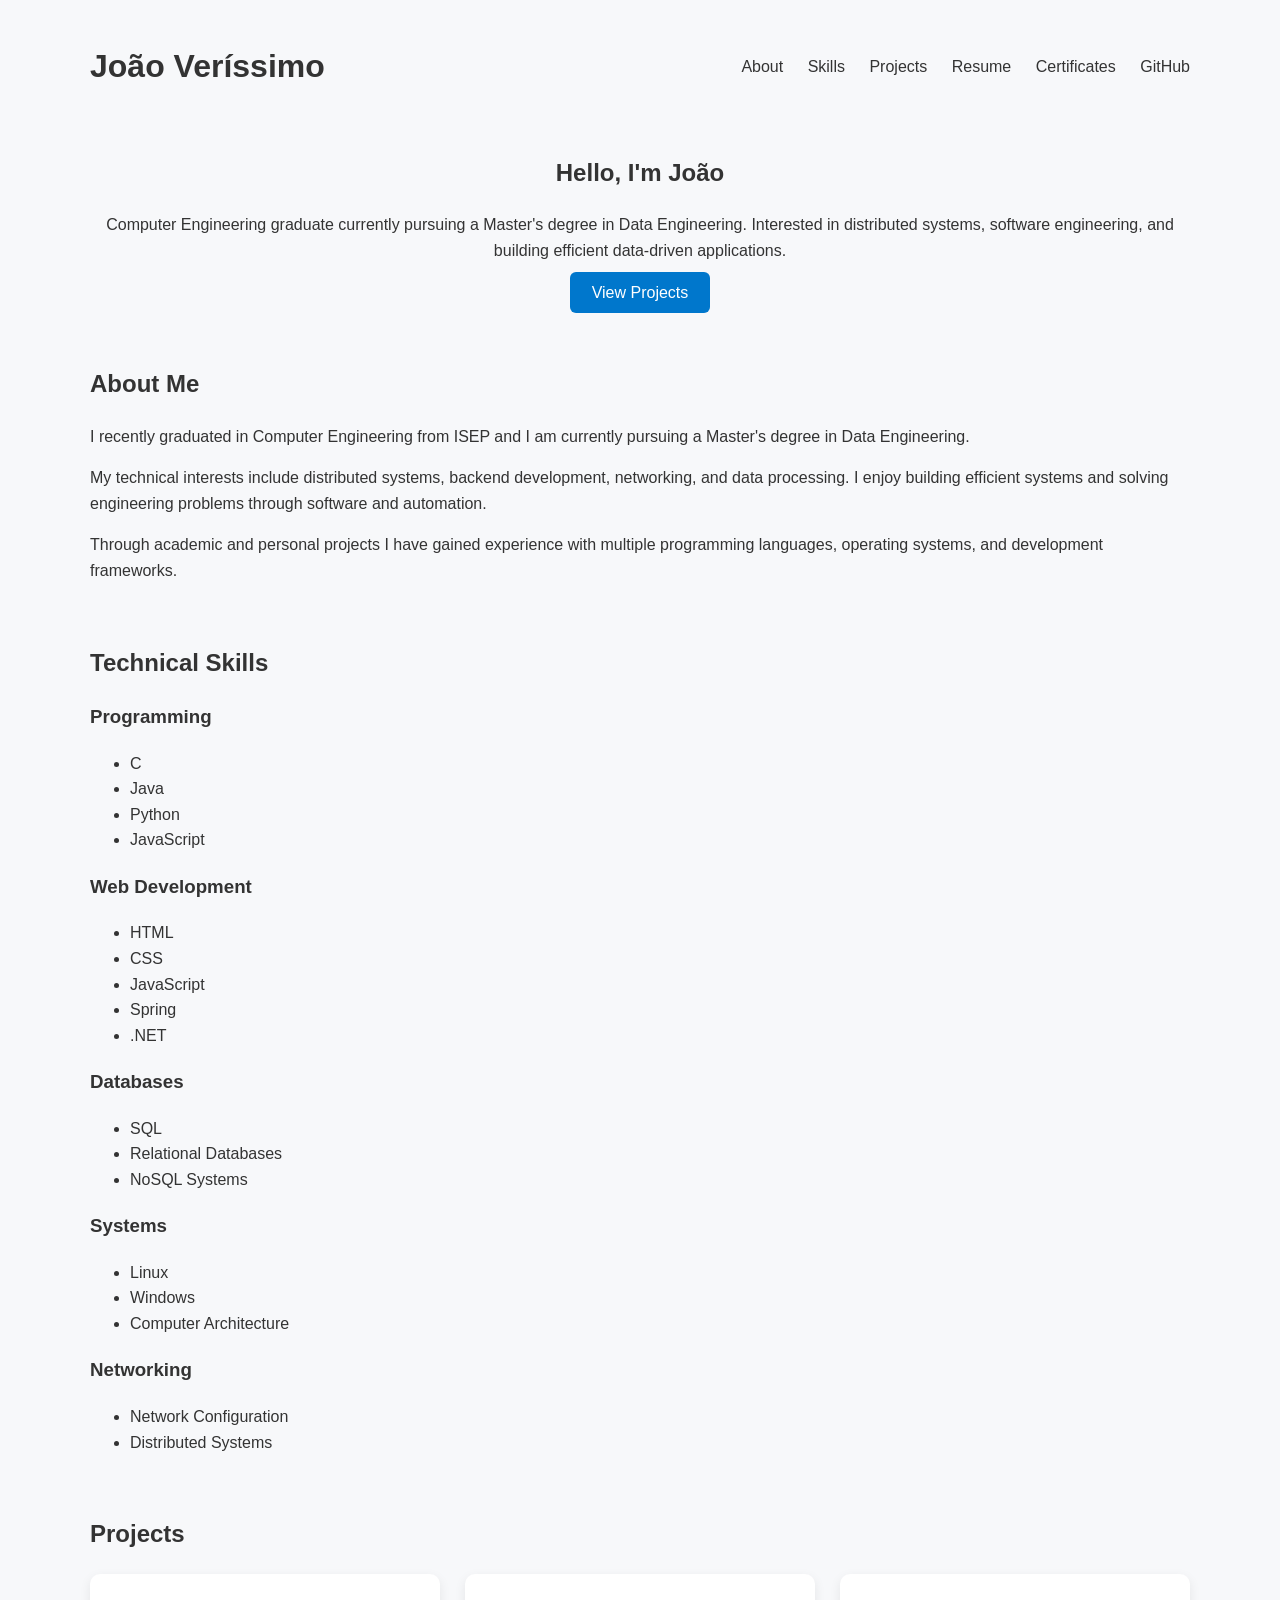
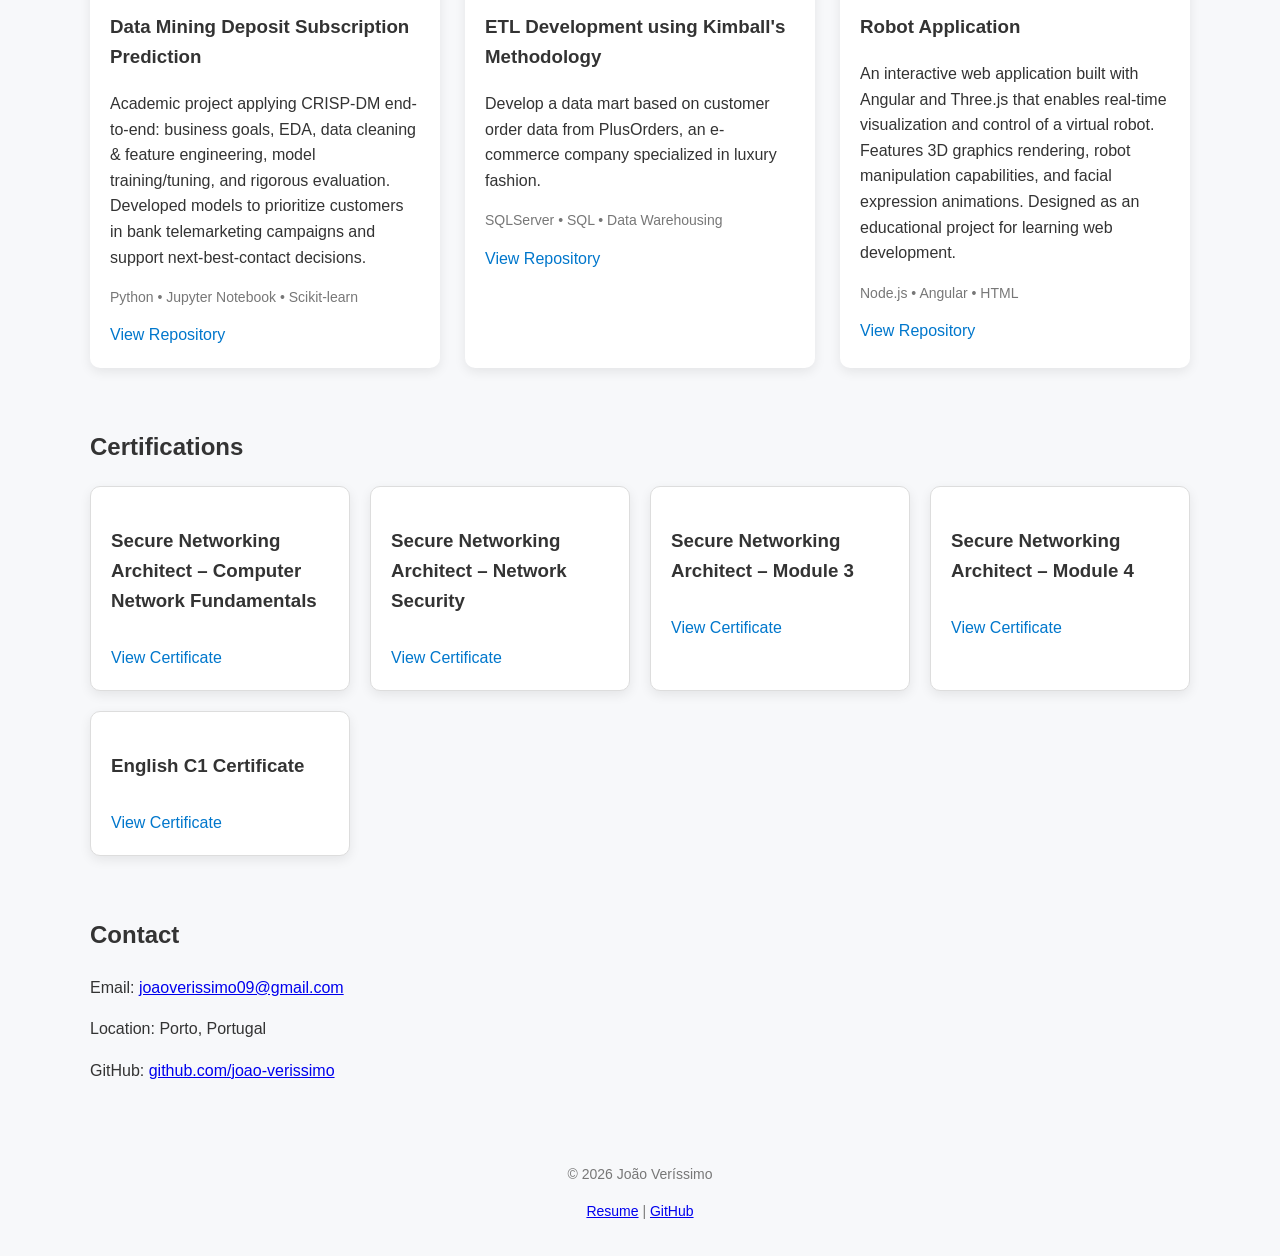
<file: index.html>
<!DOCTYPE html>

<html lang="en">

<head>

<meta charset="UTF-8">
<meta name="viewport" content="width=device-width, initial-scale=1.0">

<title>João Veríssimo | Portfolio</title>

<link rel="stylesheet" href="style.css">

</head>

<body>

<header class="header">

<h1 class="logo">João Veríssimo</h1>

<nav class="nav">

<a href="#about">About</a> 
<a href="#skills">Skills</a> 
<a href="#projects">Projects</a> 
<a href="resume.html">Resume</a> 
<a href="#certificates">Certificates</a> 
<a href="https://github.com/joao-verissimo" target="_blank">GitHub</a>

</nav>

</header>

<section class="hero">

<h2>Hello, I'm João</h2>

<p>
Computer Engineering graduate currently pursuing a Master's
degree in Data Engineering. Interested in distributed systems,
software engineering, and building efficient data-driven
applications.
</p>

<a class="button" href="#projects">View Projects</a>

</section>

<section id="about" class="section">

<h2>About Me</h2>

<p>
I recently graduated in Computer Engineering from ISEP and I am
currently pursuing a Master's degree in Data Engineering.
</p>

<p>
My technical interests include distributed systems, backend
development, networking, and data processing. I enjoy building
efficient systems and solving engineering problems through
software and automation.
</p>

<p>
Through academic and personal projects I have gained experience
with multiple programming languages, operating systems, and
development frameworks.
</p>

</section>

<section id="skills" class="section">

<h2>Technical Skills</h2>

<div class="skills-grid">

<div class="skill-card">

<h3>Programming</h3>

<ul>
<li>C</li>
<li>Java</li>
<li>Python</li>
<li>JavaScript</li>
</ul>

</div>

<div class="skill-card">

<h3>Web Development</h3>

<ul>
<li>HTML</li>
<li>CSS</li>
<li>JavaScript</li>
<li>Spring</li>
<li>.NET</li>
</ul>

</div>

<div class="skill-card">

<h3>Databases</h3>

<ul>
<li>SQL</li>
<li>Relational Databases</li>
<li>NoSQL Systems</li>
</ul>

</div>

<div class="skill-card">

<h3>Systems</h3>

<ul>
<li>Linux</li>
<li>Windows</li>
<li>Computer Architecture</li>
</ul>

</div>

<div class="skill-card">

<h3>Networking</h3>

<ul>
<li>Network Configuration</li>
<li>Distributed Systems</li>
</ul>

</div>

</div>

</section>

<section id="projects" class="section">

<h2>Projects</h2>

<div class="projects-grid">

<div class="project-card">

<h3>Data Mining Deposit Subscription Prediction</h3>

<p>
Academic project applying CRISP-DM end-to-end: business goals, EDA, data cleaning & feature engineering, model training/tuning, and rigorous evaluation. Developed models to prioritize customers in bank telemarketing campaigns and support next-best-contact decisions.</p>

<p class="tech">Python • Jupyter Notebook • Scikit-learn</p>

<a href="https://github.com/joao-verissimo/Data-Mining-Term-Deposit-Subscription-Prediction" target="_blank">
View Repository
</a>

</div>


<div class="project-card">

<h3> ETL Development using Kimball's Methodology</h3>

<p>
Develop a data mart based on customer order data from PlusOrders,
an e-commerce company specialized in luxury fashion.
</p>

<p class="tech">SQLServer • SQL • Data Warehousing</p>

<a href="https://github.com/joao-verissimo" target="_blank">
View Repository
</a>

</div>


<div class="project-card">

<h3>Robot Application</h3>

<p>
 An interactive web application built with Angular and Three.js that enables real-time visualization and control of a virtual robot. Features 3D graphics rendering, robot manipulation capabilities, and facial expression animations. Designed as an educational project for learning web development.
</p>

<p class="tech">Node.js • Angular • HTML</p>

<a href="https://github.com/joao-verissimo/Projeto_3Ano_1Semestre" target="_blank">
View Repository
</a>

</div>

</div>

</section>
  
<section id="certificates" class="section">

<h2>Certifications</h2>

<div class="certificates-grid">

<div class="certificate-card">
<h3>Secure Networking Architect – Computer Network Fundamentals</h3>
<a href="assets/certificates/Modulo1.pdf" target="_blank">View Certificate</a>
</div>

<div class="certificate-card">
<h3>Secure Networking Architect – Network Security</h3>
<a href="assets/certificates/Modulo2.pdf" target="_blank">View Certificate</a>
</div>

<div class="certificate-card">
<h3>Secure Networking Architect – Module 3</h3>
<a href="assets/certificates/Modulo3.pdf" target="_blank">View Certificate</a>
</div>

<div class="certificate-card">
<h3>Secure Networking Architect – Module 4</h3>
<a href="assets/certificates/Modulo4.pdf" target="_blank">View Certificate</a>
</div>

<div class="certificate-card">
<h3>English C1 Certificate</h3>
<a href="assets/certificates/C1_Certificate_EN.pdf" target="_blank">View Certificate</a>
</div>

</div>

</section>

<section id="contact" class="section">

<h2>Contact</h2>

<p>Email: <a href="mailto:joaoverissimo09@gmail.com">joaoverissimo09@gmail.com</a></p>

<p>Location: Porto, Portugal</p>

<p>
GitHub:
<a href="https://github.com/joao-verissimo" target="_blank">
github.com/joao-verissimo
</a>
</p>

</section>

<footer class="footer">

<p>© 2026 João Veríssimo</p>

<p>
<a href="resume.html">Resume</a> |
<a href="https://github.com/joao-verissimo" target="_blank">GitHub</a>
</p>

</footer>

</body>

</html>
</file>
<file: style.css>
body{
font-family: Arial, Helvetica, sans-serif;
max-width:1100px;
margin:auto;
padding:20px;
background:#f7f8fa;
color:#333;
line-height:1.6;
}

header{
display:flex;
justify-content:space-between;
align-items:center;
margin-bottom:40px;
}

nav a{
margin-left:20px;
text-decoration:none;
color:#333;
font-weight:500;
}

.section{
margin-bottom:60px;
}

h2{
margin-bottom:20px;
}

.hero{
text-align:center;
margin-bottom:60px;
}

.button{
background:#0077cc;
color:white;
padding:12px 22px;
text-decoration:none;
border-radius:6px;
}

.projects-grid{
display:grid;
grid-template-columns:repeat(auto-fit,minmax(260px,1fr));
gap:25px;
}

.project-card{
background:white;
padding:20px;
border-radius:10px;
box-shadow:0 4px 12px rgba(0,0,0,0.08);
transition:0.2s;
}

.project-card:hover{
transform:translateY(-5px);
}

.project-card a{
text-decoration:none;
color:#0077cc;
font-weight:500;
}

.tech{
color:#777;
font-size:14px;
}

.certificates-grid{
display:grid;
grid-template-columns:repeat(auto-fit,minmax(220px,1fr));
gap:20px;
}

.certificate-card{
background:white;
padding:20px;
border-radius:10px;
box-shadow:0 4px 12px rgba(0,0,0,0.08);
transition:0.2s;
}

.certificate-card:hover{
transform:translateY(-5px);
}

.certificate-card a{
text-decoration:none;
color:#0077cc;
font-weight:500;
}

footer{
margin-top:80px;
text-align:center;
color:#777;
font-size:14px;
}}
.certificates-grid{
display:grid;
grid-template-columns:repeat(auto-fit,minmax(250px,1fr));
gap:25px;
margin-top:20px;
}

.certificate-card{
border:1px solid #ddd;
border-radius:10px;
padding:20px;
background:#fff;
transition:0.2s;
}

.certificate-card:hover{
transform:translateY(-5px);
box-shadow:0 5px 15px rgba(0,0,0,0.1);
}

.certificate-card a{
display:inline-block;
margin-top:10px;
text-decoration:none;
color:#0077cc;
font-weight:500;
}
</file>
